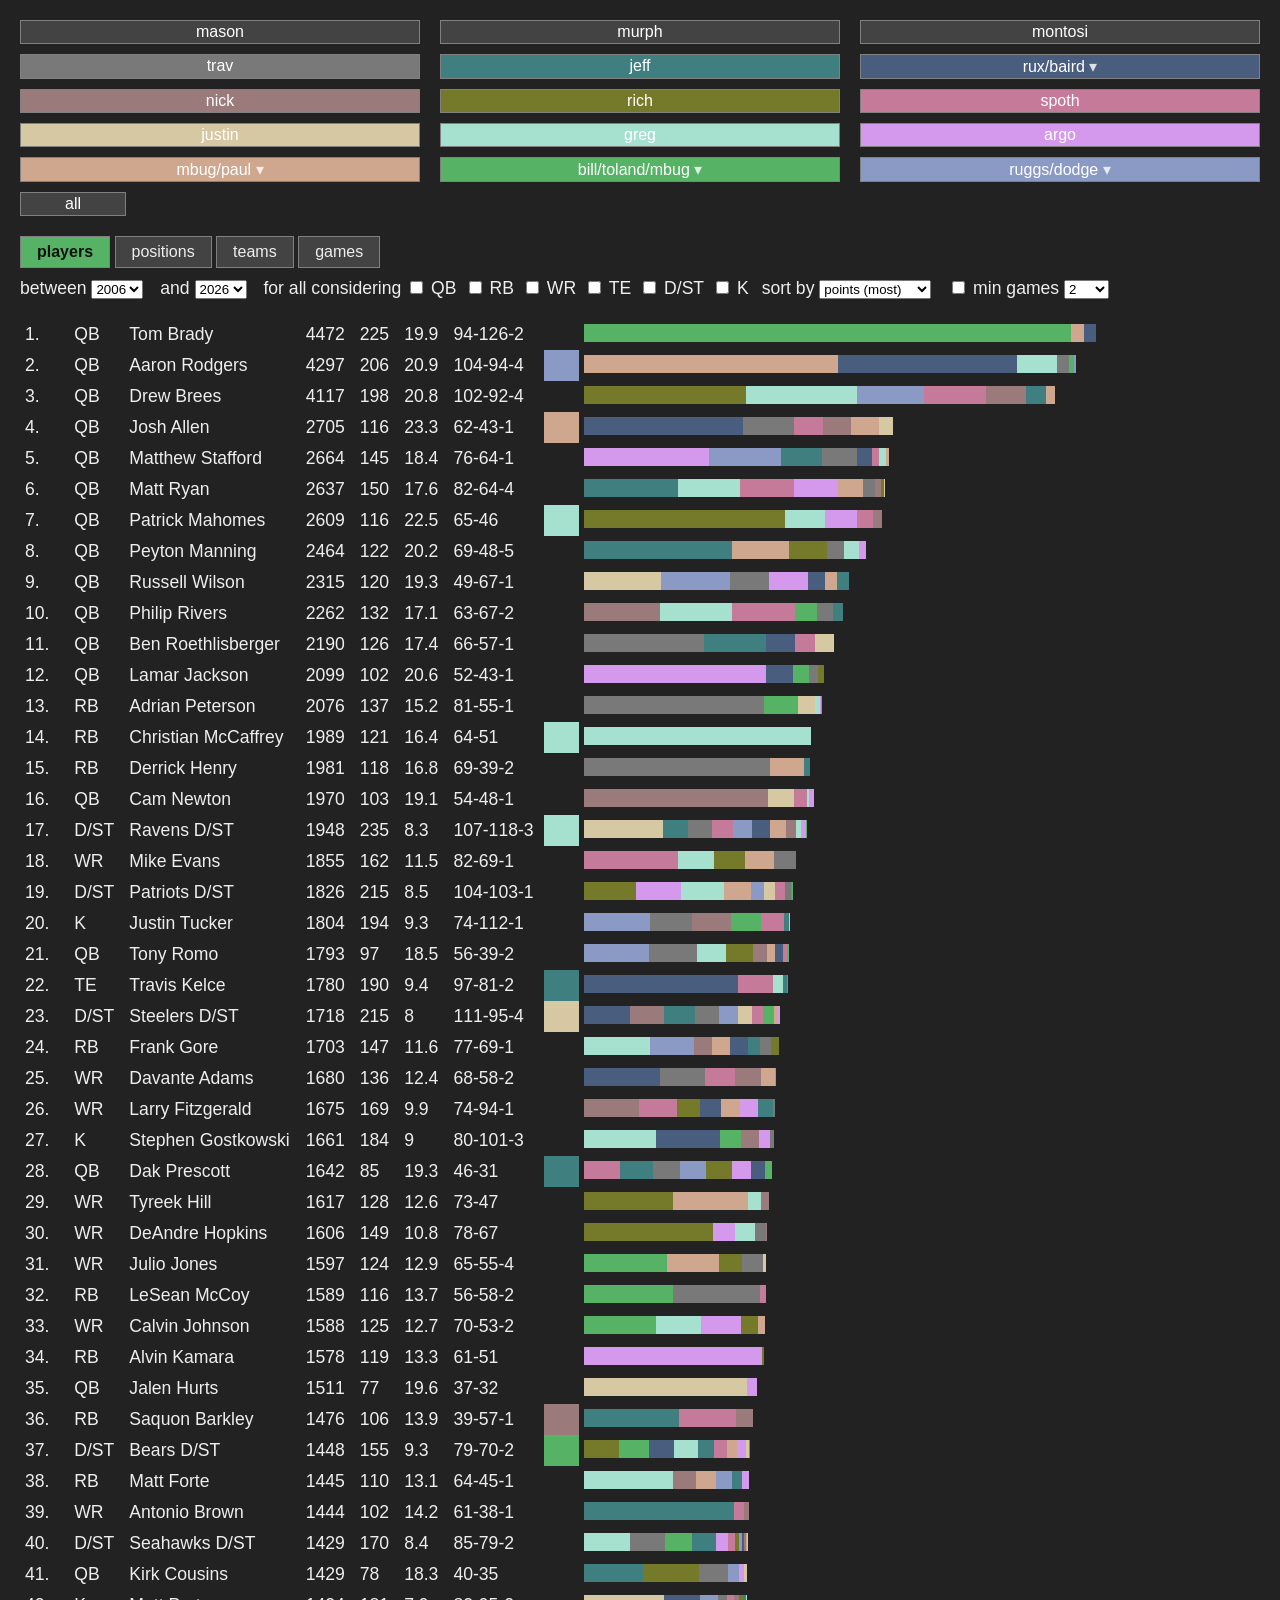
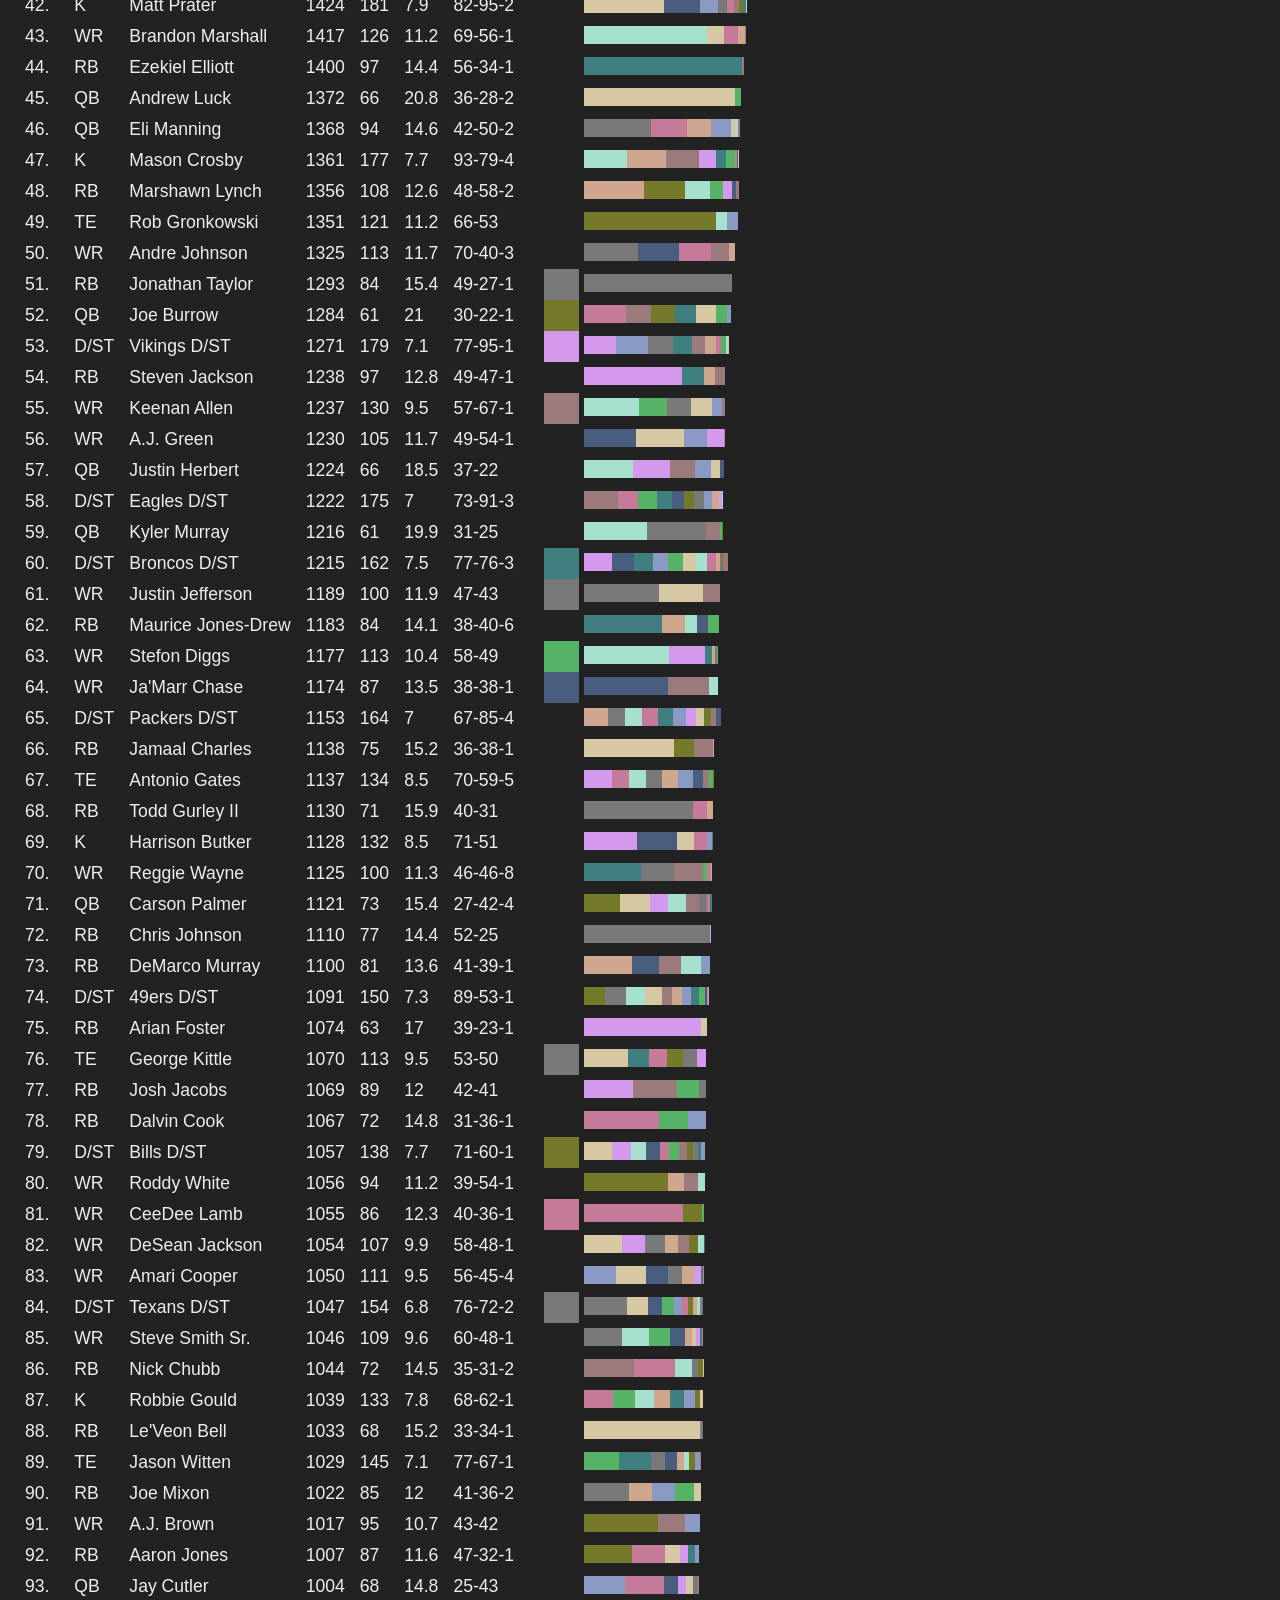
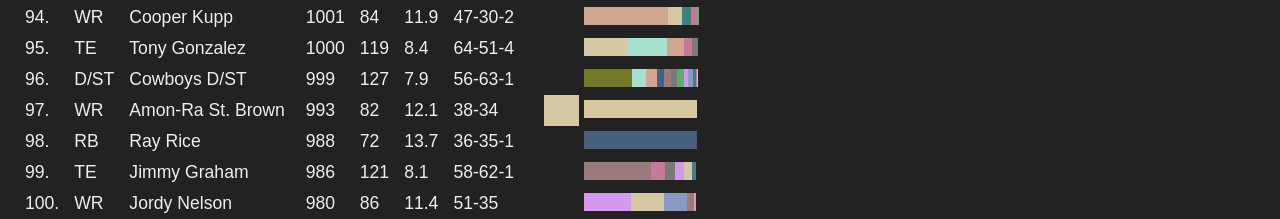
<file: ocl/index.html>
<!DOCTYPE html>
<html lang="en-US">
<head>
    <meta charset="utf-8"/>
    <meta name="viewport" content="width=device-width, initial-scale=1"/>
    <title>OCL</title>
    <link rel="stylesheet" type="text/css" href="style.css"/>
</head>
<body>

<div class="teams" id="teams"></div>

<div class="clickable" id="all-teams">all</div>

<div class="mode-toggle">
    <button type="button" class="mode-btn active" id="mode-players">players</button>
    <button type="button" class="mode-btn" id="mode-positions">positions</button>
    <button type="button" class="mode-btn" id="mode-teams">teams</button>
    <button type="button" class="mode-btn" id="mode-games">games</button>
</div>

<div class="criteria">
    between <select id="start-season"></select>
    and <select id="end-season"></select>
    for <span id="team-name">all</span>

    <span id="position-filter-wrap">
        considering
        <span id="positions"></span>
    </span>

    <span id="players-filters" style="display:none">
        sort by
        <select id="players-sort-filter">
            <option value="points_desc">points (most)</option>
            <option value="games_desc">games (most)</option>
            <option value="average_desc">average (most)</option>
            <option value="average_asc">average (least)</option>
        </select>
        <label><input type="checkbox" id="min-games-filter-enabled"> min games <select id="min-games-filter"></select></label>
    </span>

    <span id="games-filters" style="display:none">
        outcome
        <select id="outcome-filter">
            <option value="">any</option>
            <option value="win">win</option>
            <option value="loss">loss</option>
            <option value="tie">tie</option>
        </select>
        ruxbee <select id="ruxbee-filter"></select>
        bugton <select id="bugton-filter"></select>
        <label><input type="checkbox" id="multi-week-filter"> 2wk incl</label>
        sort by
        <select id="sort-filter">
            <option value="points_desc">points (most)</option>
            <option value="points_asc">points (least)</option>
            <option value="margin_desc">margin (most)</option>
            <option value="margin_asc">margin (least)</option>
            <option value="total_desc">total (most)</option>
            <option value="total_asc">total (least)</option>
            <option value="chrono_asc">date (oldest)</option>
            <option value="chrono_desc">date (newest)</option>
        </select>
    </span>

    <span id="positions-filters" style="display:none">
        sort by
        <select id="positions-sort-filter">
            <option value="points_desc">points (most)</option>
            <option value="points_asc">points (least)</option>
            <option value="year_desc">year (newest)</option>
            <option value="year_asc">year (oldest)</option>
            <option value="lead_pct_desc">lead % (most)</option>
            <option value="lead_pct_asc">lead % (least)</option>
        </select>
    </span>

    <span id="teams-filters" style="display:none">
        sort by
        <select id="teams-sort-filter">
            <option value="points_desc">points (most)</option>
            <option value="points_asc">points (least)</option>
            <option value="year_desc">year (newest)</option>
            <option value="year_asc">year (oldest)</option>
            <option value="lead_pct_desc">lead % (most)</option>
            <option value="lead_pct_asc">lead % (least)</option>
        </select>
    </span>
</div>

<div id="results" class="stat-table"></div>
<div id="games-results"></div>
<div id="positions-results"></div>
<div id="team-seasons-results"></div>

<div id="feature-background">
    <div id="feature">
        <div class="player-header" id="player-header"></div>
        <div class="grid-scroll">
            <div class="grid" id="player-grid"></div>
        </div>
    </div>
</div>

<div id="game-background">
    <div id="game">
        <div class="game-header" id="game-header"></div>
        <div class="game-table game-home game-team" id="game-home"></div>
        <div class="game-table game-away game-team" id="game-away"></div>
    </div>
</div>

<div id="position-detail-background">
    <div id="position-detail">
        <div class="player-header" id="position-detail-header"></div>
        <div class="grid-scroll">
            <div class="grid grid-wide-label" id="position-detail-grid"></div>
        </div>
    </div>
</div>

<div id="schedule-background">
    <div id="schedule">
        <div class="player-header" id="schedule-header"></div>
        <div id="schedule-results"></div>
    </div>
</div>

<script src="app.js"></script>
</body>
</html>
</file>
<file: ocl/style.css>
html, body {
    height: 100%;
    margin: 0;
    font-family: sans-serif;
    color: #eee;
    background: #222;
}

div.teams {
    display: grid;
    grid-template-columns: repeat(3, 1fr);
    grid-template-rows: repeat(5, auto);
    grid-auto-flow: column;
    column-gap: 20px;
    row-gap: 10px;
    margin: 20px 20px 10px 20px;
    text-align: center;
}

div.clickable {
    border: 1px solid gray;
    background-color: rgba(100, 100, 100, 0.5);
    text-align: center;
    padding: 2px;
    color: #fff;
}

div.clickable:hover, div.stat-row:hover, div.game-summary:hover, div.game-col-player:hover {
    border: 1px solid #ddd;
    cursor: pointer;
}

span.owner-dropdown-arrow {
    opacity: 0.8;
}

span.owner-dropdown-arrow:hover {
    opacity: 1;
}

div.owner-dropdown-menu {
    position: fixed;
    z-index: 5;
    background-color: #333;
    border: 1px solid #666;
    border-radius: 3px;
    margin-top: 2px;
    text-align: left;
}

div.owner-dropdown-item {
    padding: 6px 10px;
    color: #eee;
    white-space: nowrap;
}

div.owner-dropdown-item:hover {
    background-color: rgba(100, 100, 100, 0.5);
    cursor: pointer;
}

#all-teams {
    width: 100px;
    margin: 0 20px 10px 20px;
}

div.criteria {
    margin: 10px 20px;
    font-size: 1.1em;
}

div.criteria label {
    margin-right: 8px;
}

div.criteria select {
    margin-right: 12px;
}

.mode-toggle {
    margin: 20px 20px 0 20px;
}

button.mode-btn {
    background-color: rgba(100, 100, 100, 0.5);
    color: #eee;
    border: 1px solid gray;
    padding: 6px 16px;
    font-size: 1em;
    cursor: pointer;
}

button.mode-btn.active {
    background-color: #56b365;
    color: #111;
    font-weight: bold;
}

#games-results {
    margin: 20px;
}

#positions-results {
    margin: 20px;
}

#team-seasons-results {
    margin: 20px;
}

div.position-row {
    display: grid;
    grid-template-columns: 36px 60px 50px 130px 60px 70px 1fr;
    align-items: center;
    column-gap: 12px;
    padding: 4px 10px;
    border-bottom: 1px solid #333;
    font-size: 1.02em;
}

div.team-season-row {
    display: grid;
    grid-template-columns: 36px 60px 130px 60px 70px 1fr;
    align-items: center;
    column-gap: 12px;
    padding: 4px 10px;
    border-bottom: 1px solid #333;
    font-size: 1.02em;
}

div.team-season-row:hover {
    background-color: rgba(100, 100, 100, 0.35);
    cursor: pointer;
}

div.position-row:hover {
    background-color: rgba(100, 100, 100, 0.35);
    cursor: pointer;
}

details.game-entry {
    border: 1px solid #444;
    margin-bottom: 6px;
    border-radius: 4px;
    overflow: hidden;
}

details.game-entry summary {
    display: grid;
    grid-template-columns: 320px 130px 140px;
    align-items: center;
    column-gap: 12px;
    width: 100%;
    padding: 8px 10px;
    cursor: pointer;
    list-style: none;
    font-size: 1.05em;
    box-sizing: border-box;
}

details.game-entry summary::-webkit-details-marker {
    display: none;
}

details.game-entry summary:hover {
    background-color: rgba(100, 100, 100, 0.35);
}

div.game-summary-col {
    overflow: hidden;
    text-overflow: ellipsis;
    white-space: nowrap;
}

span.owner-chip {
    display: inline-flex;
    align-items: center;
}

span.owner-chip-swatch {
    display: inline-block;
    width: 12px;
    height: 12px;
    border-radius: 3px;
    margin-right: 5px;
}

details.game-entry[open] summary {
    background-color: rgba(100, 100, 100, 0.2);
    border-bottom: 1px solid #444;
}

div.game-entry-box {
    padding: 15px;
}

div.game-entry-box::after {
    content: "";
    display: table;
    clear: both;
}

div.stat-table, div.game-table {
    display: table;
    border-collapse: separate;
    margin: 20px;
}

div.stat-row, div.game-row {
    border: 1px solid #444;
    font-size: 1.1em;
    display: table-row;
}

div.stat-col, div.game-col {
    display: table-cell;
    padding: 5px;
    padding-right: 10px;
    vertical-align: middle;
}

div.stat-graph {
    width: 40vw;
}

div.stat-graph-component {
    display: inline-block;
    box-sizing: border-box;
    height: 1em;
}

div.stat-graph-active {
    width: 20px;
    text-align: center;
}

/* z-index assigned dynamically per modal by pushModal()/reindexModals() in app.js,
   reflecting stack order rather than a fixed per-type tier */
#feature-background, #game-background, #position-detail-background, #schedule-background {
    position: fixed;
    display: none;
    width: 100%;
    height: 100%;
    top: 0;
    left: 0;
    background-color: rgba(0, 0, 0, 0.6);
}

#feature, #game, #position-detail, #schedule {
    max-height: 80%;
    overflow-y: auto;
    font-size: 1.1em;
    color: #111;
    margin: 50px auto;
    padding: 30px;
    max-width: 1000px;
    background-color: rgb(240, 240, 240);
    border-radius: 6px;
}

button.schedule-btn {
    /* background-color/opacity set inline in JS, team-colored at "5-point week" intensity */
    font-size: 0.6em;
    padding: 4px 10px;
    color: #111;
    border: 1px solid gray;
    border-radius: 3px;
    cursor: pointer;
    vertical-align: middle;
}

button.schedule-btn:hover {
    border-color: #333;
}

div.schedule-week-label {
    font-size: 1.3em;
    font-weight: bold;
    margin: 20px 0 4px 0;
    border-bottom: 1px solid #999;
    padding-bottom: 4px;
}

div.schedule-week-label:first-child {
    margin-top: 0;
}

/* a dedicated thin spacer ROW between position groups (rather than a border on the
   content cells themselves), so it doesn't collide with the colored cells' own
   backgrounds right up against it */
.grid-divider {
    height: 3px;
    align-self: center;
    background-color: #888;
    border-radius: 2px;
}

div.player-header {
    font-size: 1.6em;
    margin-bottom: 10px;
}

.grid-scroll {
    overflow-x: auto;
    -webkit-overflow-scrolling: touch;
}

.grid {
    display: grid;
    grid-auto-flow: row;
    grid-template-columns: repeat(19, 44px);
    grid-auto-rows: 40px;
    text-align: center;
    width: max-content;
}

.grid-item {
    display: flex;
    align-items: center;
    justify-content: center;
    font-size: 0.85em;
    color: #111;
}

.grid-header {
    font-weight: bold;
    color: #333;
}

.grid-wide-label {
    grid-template-columns: 55px 150px repeat(18, 44px);
}

.grid-row-label {
    justify-content: flex-start;
    padding-left: 6px;
    overflow: hidden;
    text-overflow: ellipsis;
    white-space: nowrap;
}

.grid-row-label:hover {
    background-color: rgba(100, 100, 100, 0.2);
    cursor: pointer;
}

div.game-header {
    font-size: 1.6em;
    padding-bottom: 15px;
}

div.game-team {
    float: left;
    margin: 10px;
    padding: 15px;
    border-radius: 6px;
    color: #fff;
}

div.game-row-title {
    text-align: center;
    font-size: 1.3em;
    padding-bottom: 10px;
    font-weight: bold;
}

@media (max-width: 640px) {
    div.teams {
        grid-template-columns: 1fr;
        grid-template-rows: none;
        grid-auto-flow: row;
    }

    div.criteria {
        font-size: 1em;
    }

    div.clickable {
        padding: 8px;
    }

    button.mode-btn {
        padding: 10px 16px;
    }

    details.game-entry summary {
        grid-template-columns: 1fr;
        row-gap: 4px;
    }

    div.game-summary-col {
        white-space: normal;
        overflow: visible;
        text-overflow: clip;
    }

    #feature, #game, #position-detail, #schedule {
        margin: 10px auto;
        padding: 15px;
        max-width: 100%;
        max-height: 92%;
        box-sizing: border-box;
    }

    div.game-team {
        float: none;
        width: 100%;
        margin: 10px 0;
        box-sizing: border-box;
    }

    div.position-row, div.team-season-row {
        grid-template-columns: 1fr;
        row-gap: 2px;
        padding: 8px 10px;
    }
}

div.game-col-points {
    text-align: right;
}
</file>
